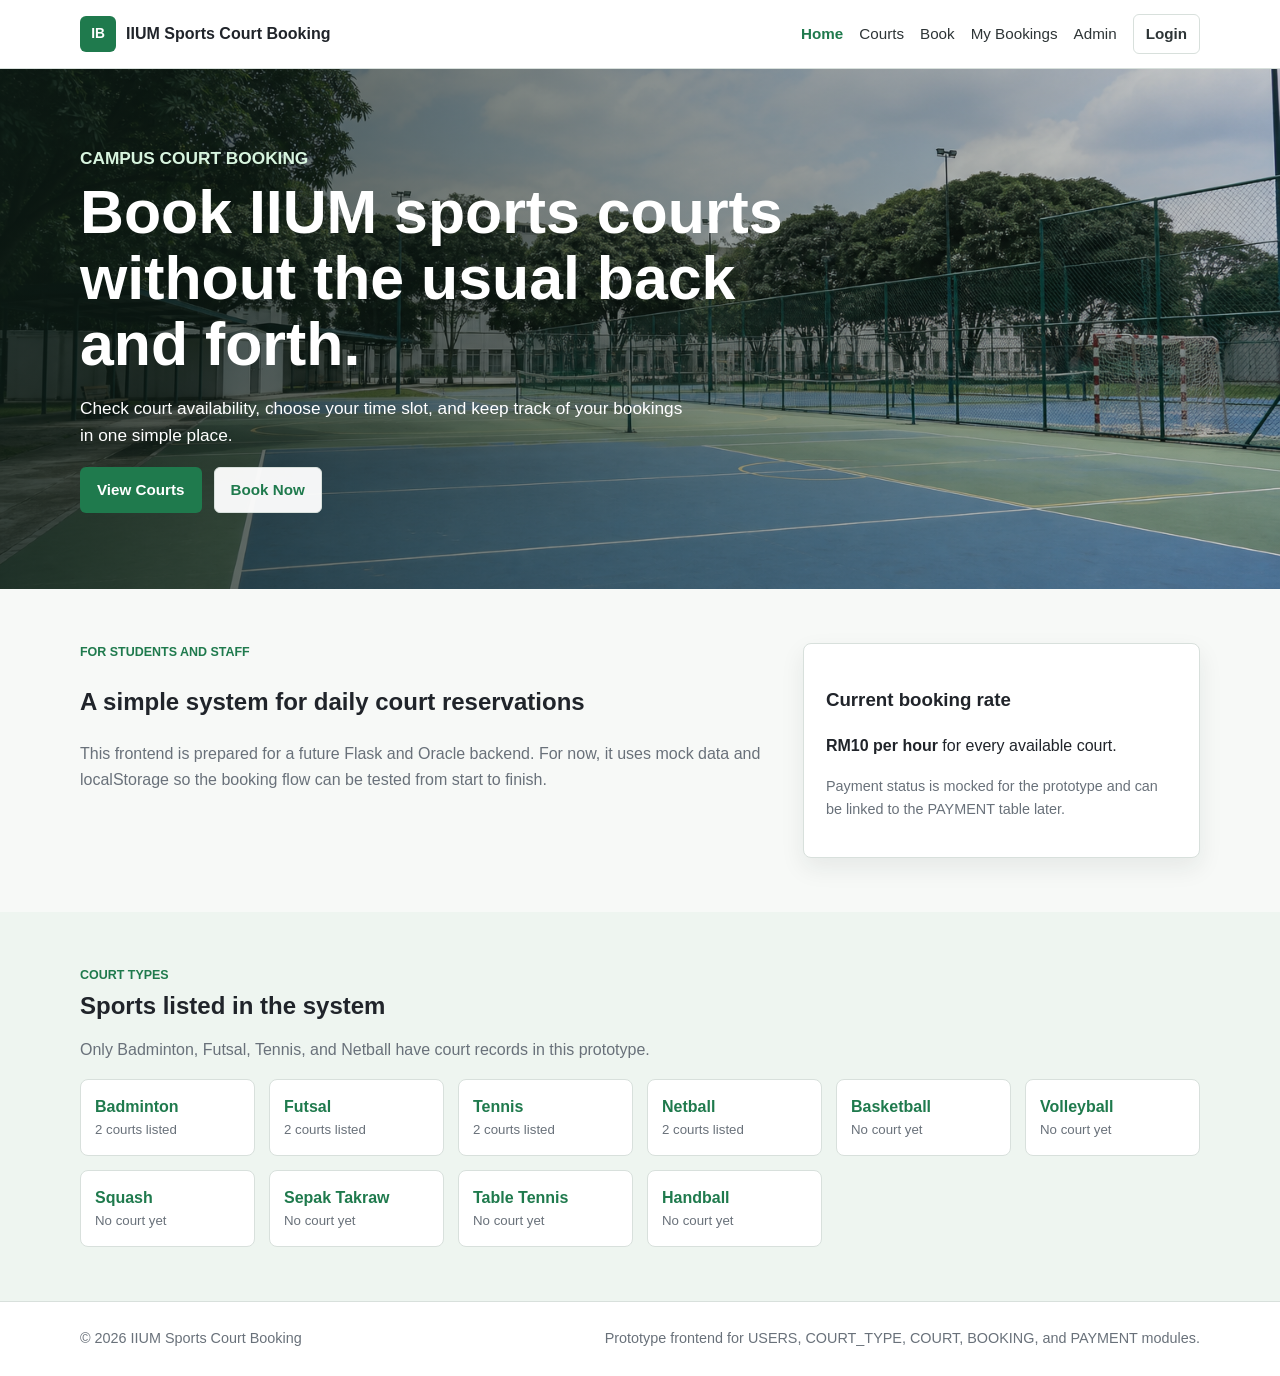
<file: index.html>
<!DOCTYPE html>
<html lang="en">
<head>
  <meta charset="UTF-8">
  <meta name="viewport" content="width=device-width, initial-scale=1.0">
  <title>IIUM Sports Court Booking</title>
  <link rel="stylesheet" href="css/style.css">
</head>
<body data-page="home">
  <header class="site-header">
    <nav class="navbar container" aria-label="Main navigation">
      <a class="brand" href="index.html">
        <span class="brand-mark">IB</span>
        <span>IIUM Sports Court Booking</span>
      </a>
      <button class="nav-toggle" type="button" aria-label="Open navigation" aria-expanded="false">Menu</button>
      <div class="nav-links" id="navLinks">
        <a href="index.html">Home</a>
        <a href="courts.html">Courts</a>
        <a href="booking.html">Book</a>
        <a href="my-bookings.html">My Bookings</a>
        <a href="admin-dashboard.html">Admin</a>
        <a href="login.html" class="btn btn-small">Login</a>
      </div>
    </nav>
  </header>

  <main>
    <section class="hero">
      <div class="hero-image" role="img" aria-label="Campus sports courts"></div>
      <div class="hero-overlay"></div>
      <div class="container hero-content">
        <p class="eyebrow">Campus Court Booking</p>
        <h1>Book IIUM sports courts without the usual back and forth.</h1>
        <p>Check court availability, choose your time slot, and keep track of your bookings in one simple place.</p>
        <div class="button-row">
          <a href="courts.html" class="btn btn-primary">View Courts</a>
          <a href="booking.html" class="btn btn-secondary">Book Now</a>
        </div>
      </div>
    </section>

    <section class="section">
      <div class="container two-column">
        <div>
          <p class="eyebrow">For students and staff</p>
          <h2>A simple system for daily court reservations</h2>
          <p class="muted">This frontend is prepared for a future Flask and Oracle backend. For now, it uses mock data and localStorage so the booking flow can be tested from start to finish.</p>
        </div>
        <div class="notice-box">
          <h3>Current booking rate</h3>
          <p><strong>RM10 per hour</strong> for every available court.</p>
          <p class="muted small">Payment status is mocked for the prototype and can be linked to the PAYMENT table later.</p>
        </div>
      </div>
    </section>

    <section class="section section-alt">
      <div class="container">
        <div class="section-heading">
          <p class="eyebrow">Court types</p>
          <h2>Sports listed in the system</h2>
          <p class="muted">Only Badminton, Futsal, Tennis, and Netball have court records in this prototype.</p>
        </div>
        <div class="type-grid" id="homeCourtTypes"></div>
      </div>
    </section>
  </main>

  <footer class="site-footer">
    <div class="container footer-inner">
      <p>&copy; 2026 IIUM Sports Court Booking</p>
      <p>Prototype frontend for USERS, COURT_TYPE, COURT, BOOKING, and PAYMENT modules.</p>
    </div>
  </footer>

  <script src="js/main.js"></script>
</body>
</html>
</file>
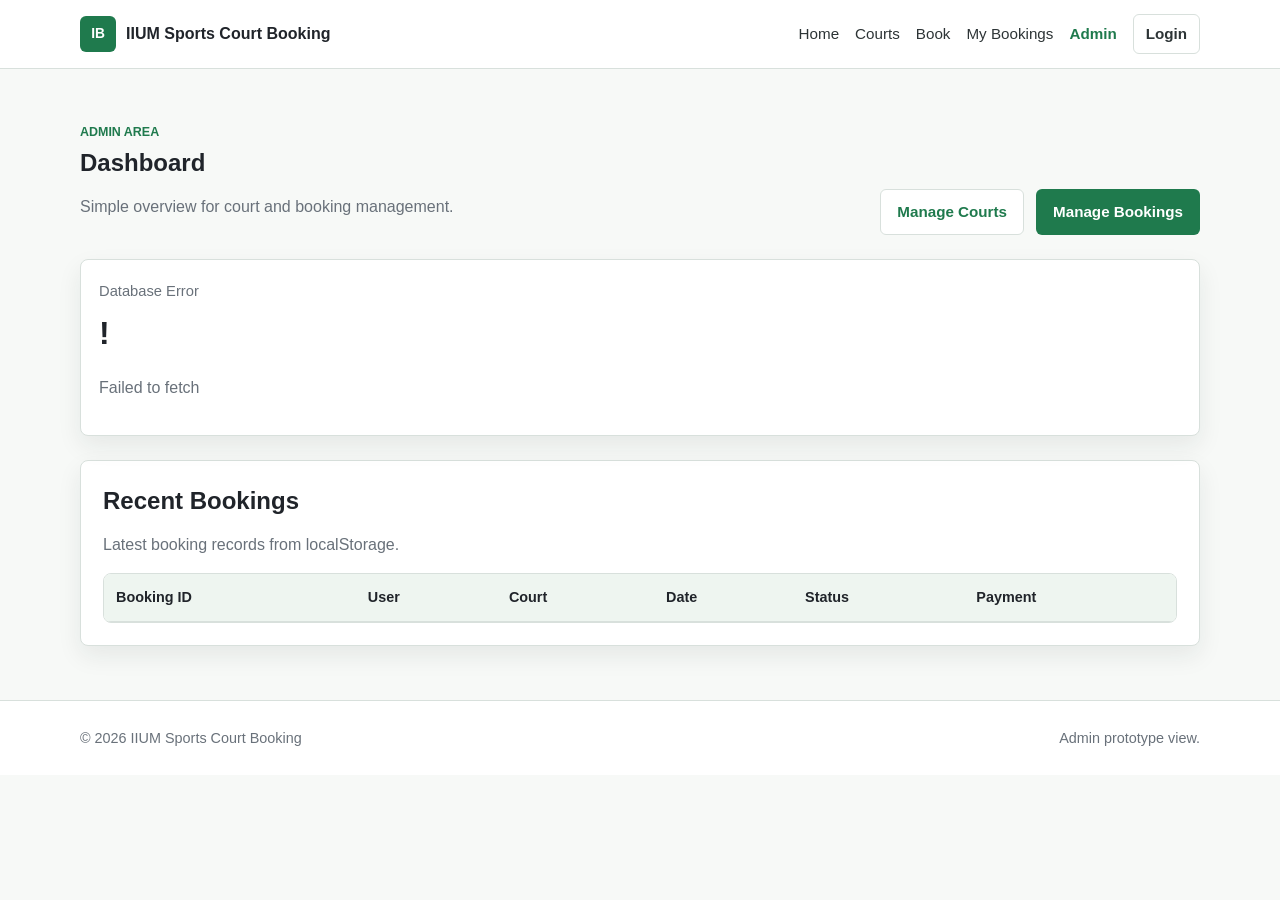
<file: admin-dashboard.html>
<!DOCTYPE html>
<html lang="en">
<head>
  <meta charset="UTF-8">
  <meta name="viewport" content="width=device-width, initial-scale=1.0">
  <title>Admin Dashboard | IIUM Sports Court Booking</title>
  <link rel="stylesheet" href="css/style.css">
</head>
<body data-page="admin-dashboard">
  <header class="site-header">
    <nav class="navbar container" aria-label="Main navigation">
      <a class="brand" href="index.html"><span class="brand-mark">IB</span><span>IIUM Sports Court Booking</span></a>
      <button class="nav-toggle" type="button" aria-label="Open navigation" aria-expanded="false">Menu</button>
      <div class="nav-links" id="navLinks">
        <a href="index.html">Home</a>
        <a href="courts.html">Courts</a>
        <a href="booking.html">Book</a>
        <a href="my-bookings.html">My Bookings</a>
        <a href="admin-dashboard.html">Admin</a>
        <a href="login.html" class="btn btn-small">Login</a>
      </div>
    </nav>
  </header>

  <main class="page-main">
    <section class="container">
      <div class="page-heading split-heading">
        <div>
          <p class="eyebrow">Admin area</p>
          <h1>Dashboard</h1>
          <p class="muted">Simple overview for court and booking management.</p>
        </div>
        <div class="button-row">
          <a href="manage-courts.html" class="btn btn-secondary">Manage Courts</a>
          <a href="manage-bookings.html" class="btn btn-primary">Manage Bookings</a>
        </div>
      </div>

      <div class="summary-grid" id="adminSummary"></div>

      <section class="section-card">
        <div class="section-heading compact">
          <h2>Recent Bookings</h2>
          <p class="muted">Latest booking records from localStorage.</p>
        </div>
        <div class="table-wrap">
          <table>
            <thead>
              <tr>
                <th>Booking ID</th>
                <th>User</th>
                <th>Court</th>
                <th>Date</th>
                <th>Status</th>
                <th>Payment</th>
              </tr>
            </thead>
            <tbody id="recentBookingsTable"></tbody>
          </table>
        </div>
      </section>
    </section>
  </main>

  <footer class="site-footer">
    <div class="container footer-inner">
      <p>&copy; 2026 IIUM Sports Court Booking</p>
      <p>Admin prototype view.</p>
    </div>
  </footer>

  <script src="js/clerk-config.js"></script>
  <script src="js/main.js"></script>
</body>
</html>
</file>
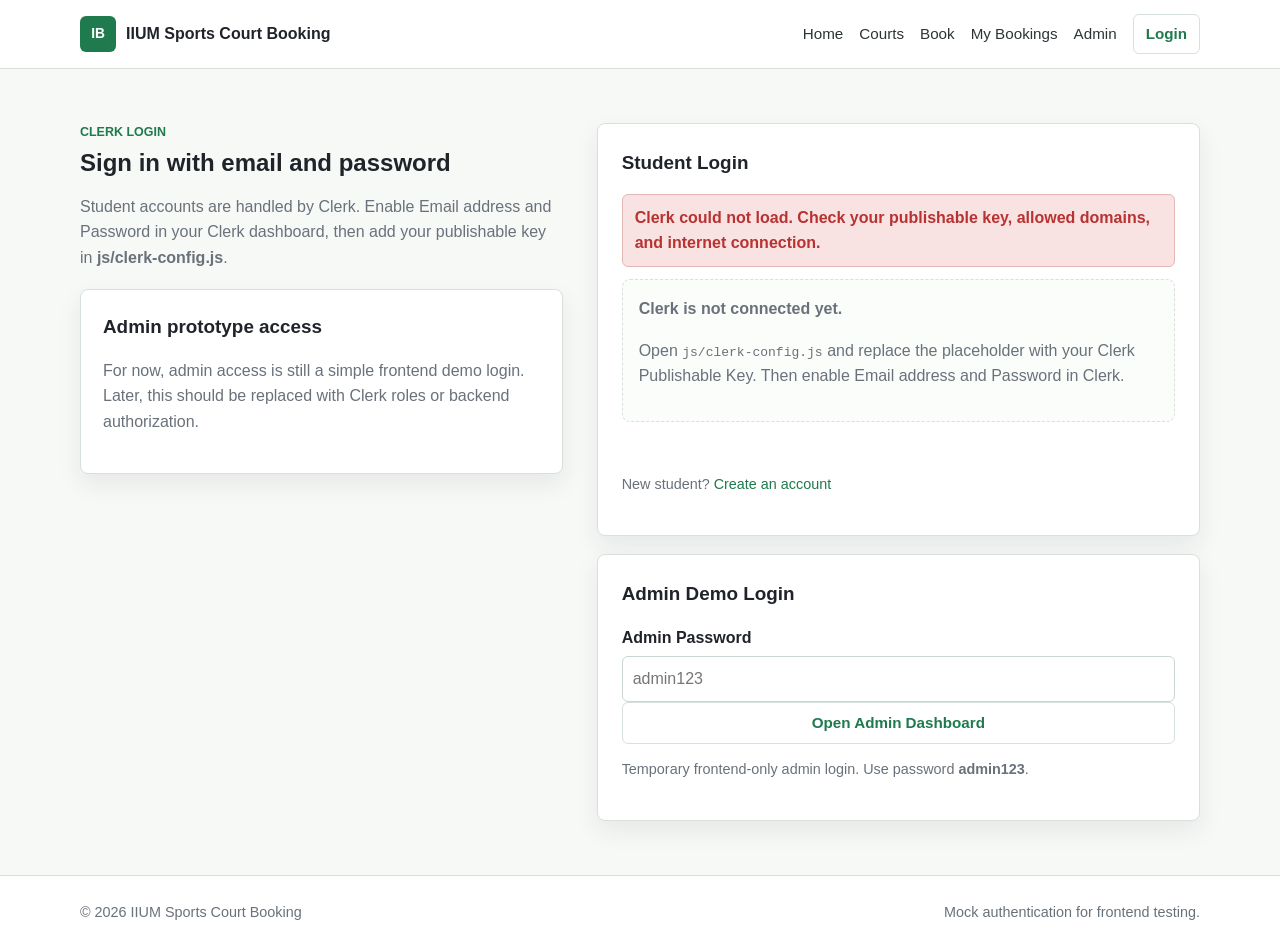
<file: booking.html>
<!DOCTYPE html>
<html lang="en">
<head>
  <meta charset="UTF-8">
  <meta name="viewport" content="width=device-width, initial-scale=1.0">
  <title>Book Court | IIUM Sports Court Booking</title>
  <link rel="stylesheet" href="css/style.css">
</head>
<body data-page="booking">
  <header class="site-header">
    <nav class="navbar container" aria-label="Main navigation">
      <a class="brand" href="index.html"><span class="brand-mark">IB</span><span>IIUM Sports Court Booking</span></a>
      <button class="nav-toggle" type="button" aria-label="Open navigation" aria-expanded="false">Menu</button>
      <div class="nav-links" id="navLinks">
        <a href="index.html">Home</a>
        <a href="courts.html">Courts</a>
        <a href="booking.html">Book</a>
        <a href="my-bookings.html">My Bookings</a>
        <a href="admin-dashboard.html">Admin</a>
        <a href="login.html" class="btn btn-small">Login</a>
      </div>
    </nav>
  </header>

  <main class="page-main">
    <section class="container form-page wide-form">
      <div class="form-intro">
        <p class="eyebrow">New booking</p>
        <h1>Reserve a court</h1>
        <p class="muted">Select an available court, date, start time, and duration. The total is calculated automatically at RM10 per hour.</p>
        <div class="booking-summary-box">
          <span>Booking as</span>
          <strong id="bookingUserLabel">U001</strong>
        </div>
      </div>

      <form class="form-card" id="bookingForm">
        <div class="form-message" id="bookingMessage" aria-live="polite"></div>

        <label for="courtSelect">Court</label>
        <select id="courtSelect" name="courtSelect" required></select>

        <div class="form-row">
          <div>
            <label for="bookingDate">Date</label>
            <input type="date" id="bookingDate" name="bookingDate" required>
          </div>
          <div>
            <label for="startTime">Start Time</label>
            <select id="startTime" name="startTime" required>
              <option value="">Choose time</option>
              <option value="08:00">08:00 AM</option>
              <option value="09:00">09:00 AM</option>
              <option value="10:00">10:00 AM</option>
              <option value="11:00">11:00 AM</option>
              <option value="14:00">02:00 PM</option>
              <option value="15:00">03:00 PM</option>
              <option value="16:00">04:00 PM</option>
              <option value="17:00">05:00 PM</option>
              <option value="20:00">08:00 PM</option>
            </select>
          </div>
        </div>

        <label for="duration">Duration</label>
        <select id="duration" name="duration" required>
          <option value="1">1 hour</option>
          <option value="2">2 hours</option>
          <option value="3">3 hours</option>
        </select>

        <label for="paymentMethod">Payment Method</label>
        <select id="paymentMethod" name="paymentMethod" required>
          <option value="">Choose payment method</option>
          <option value="Cash">Cash</option>
          <option value="Online Banking">Online Banking</option>
          <option value="QR Pay">QR Pay</option>
        </select>

        <div class="price-panel">
          <span>Total Price</span>
          <strong id="totalPrice">RM10</strong>
        </div>

        <button type="submit" class="btn btn-primary full-width">Submit Booking</button>
        <p class="form-note">Booking status starts as Pending and payment status starts as Unpaid. The selected payment method is saved for the payment record.</p>
      </form>
    </section>
  </main>

  <footer class="site-footer">
    <div class="container footer-inner">
      <p>&copy; 2026 IIUM Sports Court Booking</p>
      <p>Prepared for BOOKING and PAYMENT records.</p>
    </div>
  </footer>

  <script src="js/clerk-config.js"></script>
  <script src="js/main.js"></script>
</body>
</html>
</file>
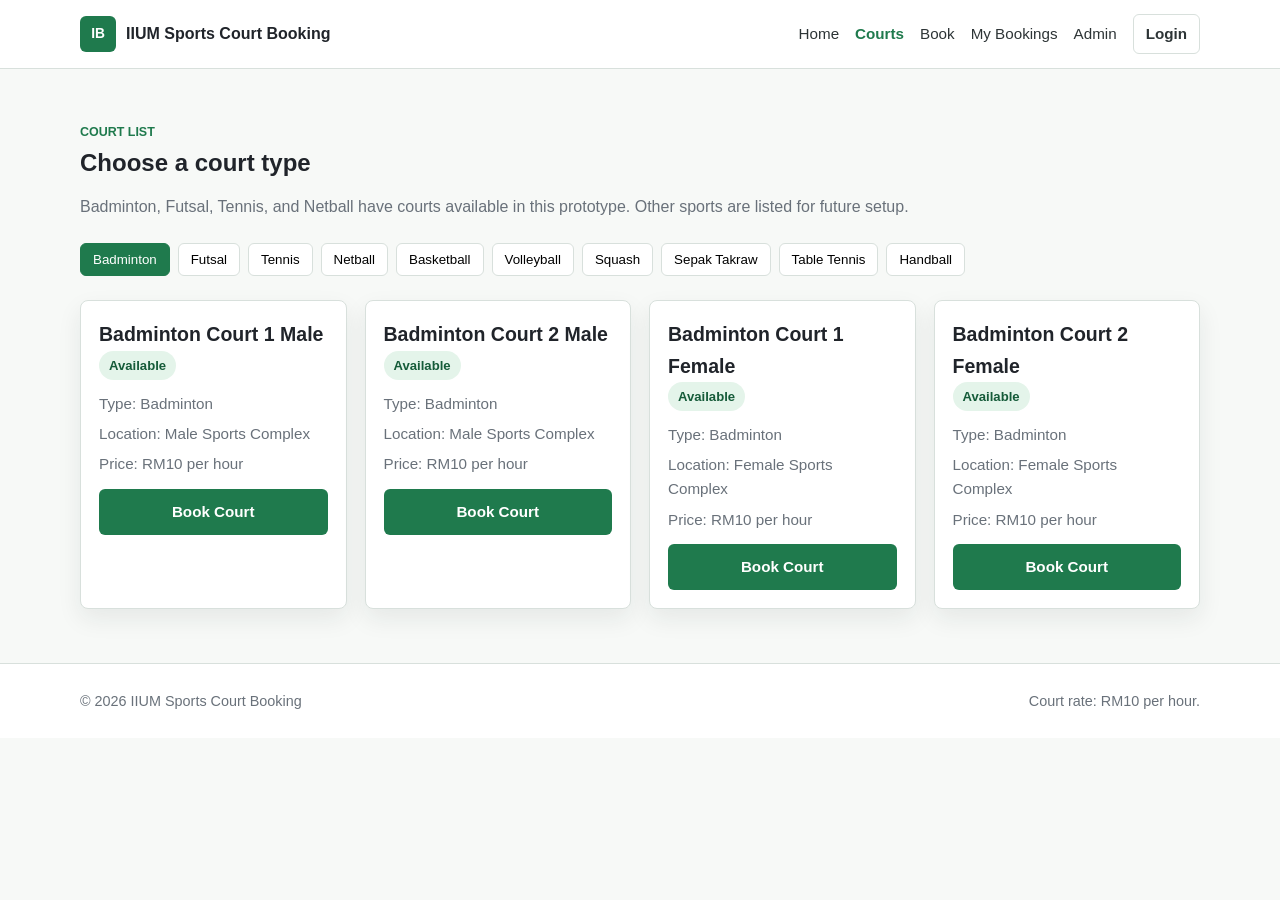
<file: courts.html>
<!DOCTYPE html>
<html lang="en">
<head>
  <meta charset="UTF-8">
  <meta name="viewport" content="width=device-width, initial-scale=1.0">
  <title>Courts | IIUM Sports Court Booking</title>
  <link rel="stylesheet" href="css/style.css">
</head>
<body data-page="courts">
  <header class="site-header">
    <nav class="navbar container" aria-label="Main navigation">
      <a class="brand" href="index.html"><span class="brand-mark">IB</span><span>IIUM Sports Court Booking</span></a>
      <button class="nav-toggle" type="button" aria-label="Open navigation" aria-expanded="false">Menu</button>
      <div class="nav-links" id="navLinks">
        <a href="index.html">Home</a>
        <a href="courts.html">Courts</a>
        <a href="booking.html">Book</a>
        <a href="my-bookings.html">My Bookings</a>
        <a href="admin-dashboard.html">Admin</a>
        <a href="login.html" class="btn btn-small">Login</a>
      </div>
    </nav>
  </header>

  <main class="page-main">
    <section class="container">
      <div class="page-heading">
        <p class="eyebrow">Court list</p>
        <h1>Choose a court type</h1>
        <p class="muted">Badminton, Futsal, Tennis, and Netball have courts available in this prototype. Other sports are listed for future setup.</p>
      </div>

      <div class="filter-tabs" id="courtTypeFilters"></div>
      <div class="card-grid" id="courtCards"></div>
      <div class="empty-state hidden" id="noCourtsMessage">
        <h2>No courts available yet</h2>
        <p>This sport is already listed in COURT_TYPE, but no COURT records have been added for it.</p>
      </div>
    </section>
  </main>

  <footer class="site-footer">
    <div class="container footer-inner">
      <p>&copy; 2026 IIUM Sports Court Booking</p>
      <p>Court rate: RM10 per hour.</p>
    </div>
  </footer>

  <script src="js/clerk-config.js"></script>
  <script src="js/main.js"></script>
</body>
</html>
</file>
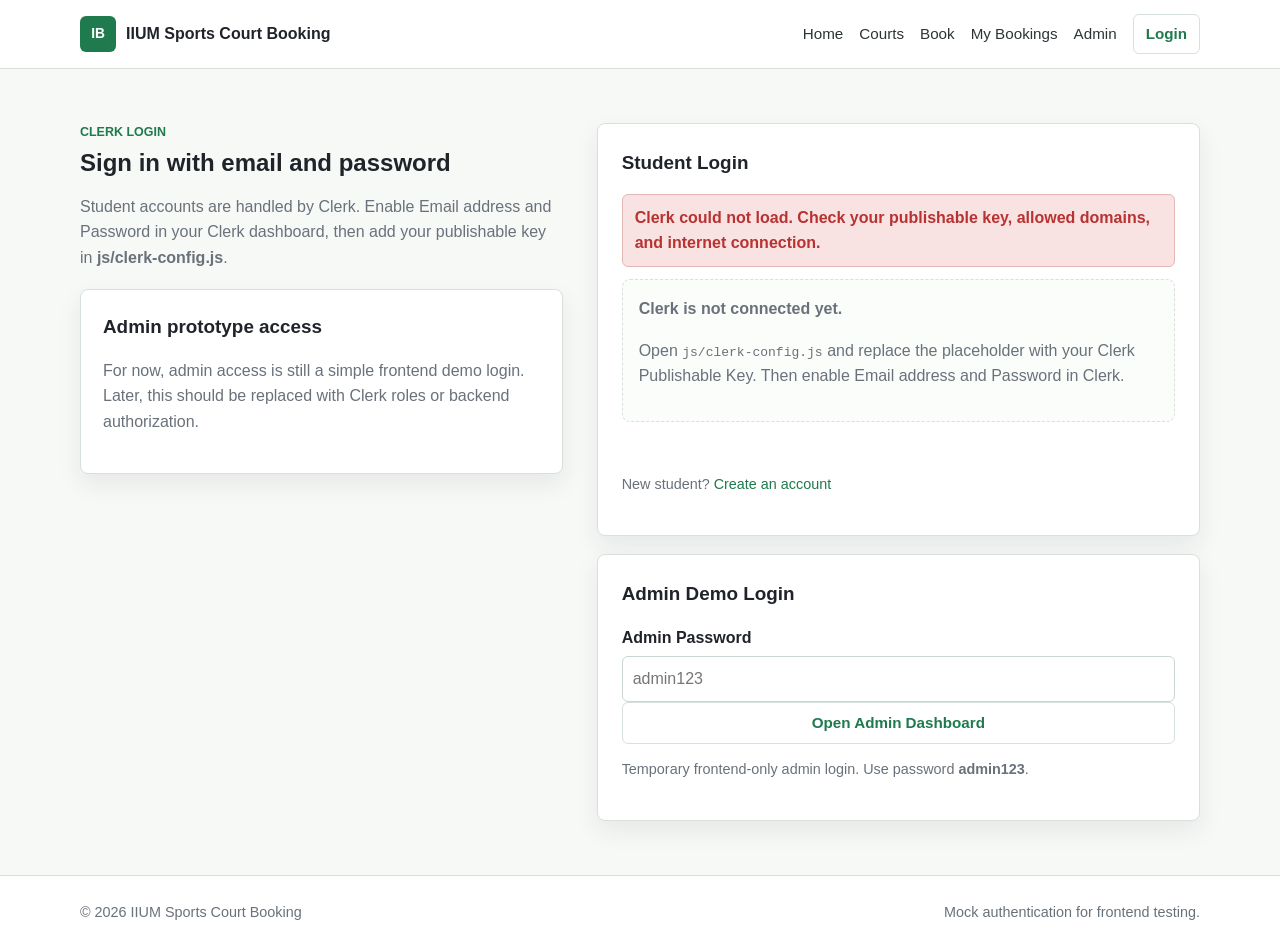
<file: login.html>
<!DOCTYPE html>
<html lang="en">
<head>
  <meta charset="UTF-8">
  <meta name="viewport" content="width=device-width, initial-scale=1.0">
  <title>Login | IIUM Sports Court Booking</title>
  <link rel="stylesheet" href="css/style.css">
</head>
<body data-page="login">
  <header class="site-header">
    <nav class="navbar container" aria-label="Main navigation">
      <a class="brand" href="index.html"><span class="brand-mark">IB</span><span>IIUM Sports Court Booking</span></a>
      <button class="nav-toggle" type="button" aria-label="Open navigation" aria-expanded="false">Menu</button>
      <div class="nav-links" id="navLinks">
        <a href="index.html">Home</a>
        <a href="courts.html">Courts</a>
        <a href="booking.html">Book</a>
        <a href="my-bookings.html">My Bookings</a>
        <a href="admin-dashboard.html">Admin</a>
        <a href="login.html" class="btn btn-small">Login</a>
      </div>
    </nav>
  </header>

  <main class="page-main">
    <section class="container form-page">
      <div class="form-intro">
        <p class="eyebrow">Clerk login</p>
        <h1>Sign in with email and password</h1>
        <p class="muted">Student accounts are handled by Clerk. Enable Email address and Password in your Clerk dashboard, then add your publishable key in <strong>js/clerk-config.js</strong>.</p>
        <div class="notice-box auth-note">
          <h2>Admin prototype access</h2>
          <p class="muted">For now, admin access is still a simple frontend demo login. Later, this should be replaced with Clerk roles or backend authorization.</p>
        </div>
      </div>
      <div class="auth-stack">
        <section class="form-card clerk-card" aria-labelledby="studentLoginTitle">
          <h2 id="studentLoginTitle">Student Login</h2>
          <div class="form-message" id="clerkSetupMessage" aria-live="polite"></div>
          <div id="clerkSignIn" class="clerk-mount"></div>
          <p class="form-note">New student? <a href="register.html">Create an account</a></p>
        </section>

        <form class="form-card admin-demo-card" id="adminLoginForm">
          <h2>Admin Demo Login</h2>
          <div class="form-message" id="adminLoginMessage" aria-live="polite"></div>
          <label for="adminPassword">Admin Password</label>
          <input type="password" id="adminPassword" name="adminPassword" placeholder="admin123" required minlength="6">
          <button type="submit" class="btn btn-secondary full-width">Open Admin Dashboard</button>
          <p class="form-note">Temporary frontend-only admin login. Use password <strong>admin123</strong>.</p>
        </form>
      </div>
    </section>
  </main>

  <footer class="site-footer">
    <div class="container footer-inner">
      <p>&copy; 2026 IIUM Sports Court Booking</p>
      <p>Mock authentication for frontend testing.</p>
    </div>
  </footer>

  <script src="js/clerk-config.js"></script>
  <script src="js/main.js"></script>
</body>
</html>
</file>
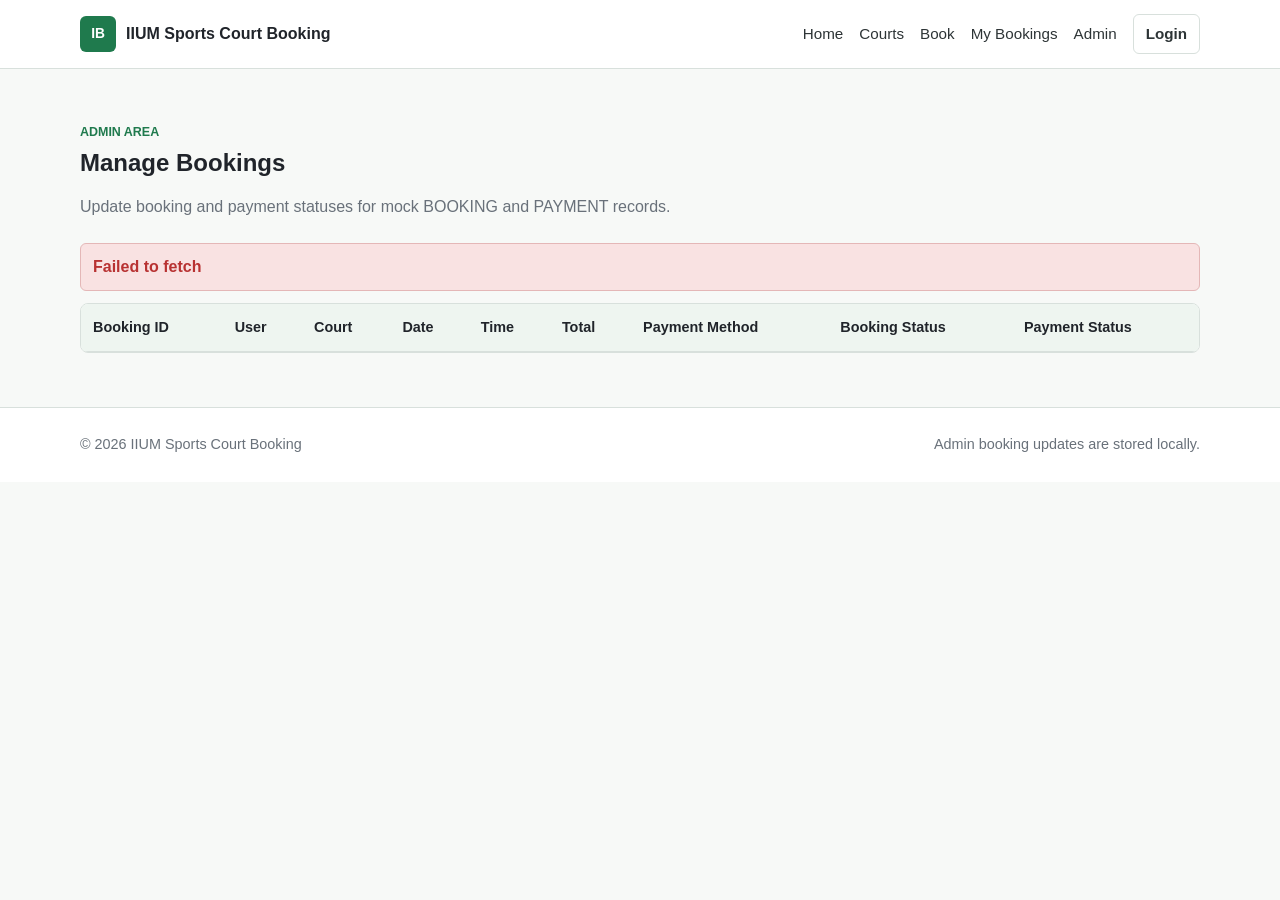
<file: manage-bookings.html>
<!DOCTYPE html>
<html lang="en">
<head>
  <meta charset="UTF-8">
  <meta name="viewport" content="width=device-width, initial-scale=1.0">
  <title>Manage Bookings | IIUM Sports Court Booking</title>
  <link rel="stylesheet" href="css/style.css">
</head>
<body data-page="manage-bookings">
  <header class="site-header">
    <nav class="navbar container" aria-label="Main navigation">
      <a class="brand" href="index.html"><span class="brand-mark">IB</span><span>IIUM Sports Court Booking</span></a>
      <button class="nav-toggle" type="button" aria-label="Open navigation" aria-expanded="false">Menu</button>
      <div class="nav-links" id="navLinks">
        <a href="index.html">Home</a>
        <a href="courts.html">Courts</a>
        <a href="booking.html">Book</a>
        <a href="my-bookings.html">My Bookings</a>
        <a href="admin-dashboard.html">Admin</a>
        <a href="login.html" class="btn btn-small">Login</a>
      </div>
    </nav>
  </header>

  <main class="page-main">
    <section class="container">
      <div class="page-heading">
        <p class="eyebrow">Admin area</p>
        <h1>Manage Bookings</h1>
        <p class="muted">Update booking and payment statuses for mock BOOKING and PAYMENT records.</p>
      </div>

      <div class="form-message" id="manageBookingsMessage" aria-live="polite"></div>
      <div class="table-wrap">
        <table>
          <thead>
            <tr>
              <th>Booking ID</th>
              <th>User</th>
              <th>Court</th>
              <th>Date</th>
              <th>Time</th>
              <th>Total</th>
              <th>Payment Method</th>
              <th>Booking Status</th>
              <th>Payment Status</th>
            </tr>
          </thead>
          <tbody id="manageBookingsTable"></tbody>
        </table>
      </div>
    </section>
  </main>

  <footer class="site-footer">
    <div class="container footer-inner">
      <p>&copy; 2026 IIUM Sports Court Booking</p>
      <p>Admin booking updates are stored locally.</p>
    </div>
  </footer>

  <script src="js/clerk-config.js"></script>
  <script src="js/main.js"></script>
</body>
</html>
</file>
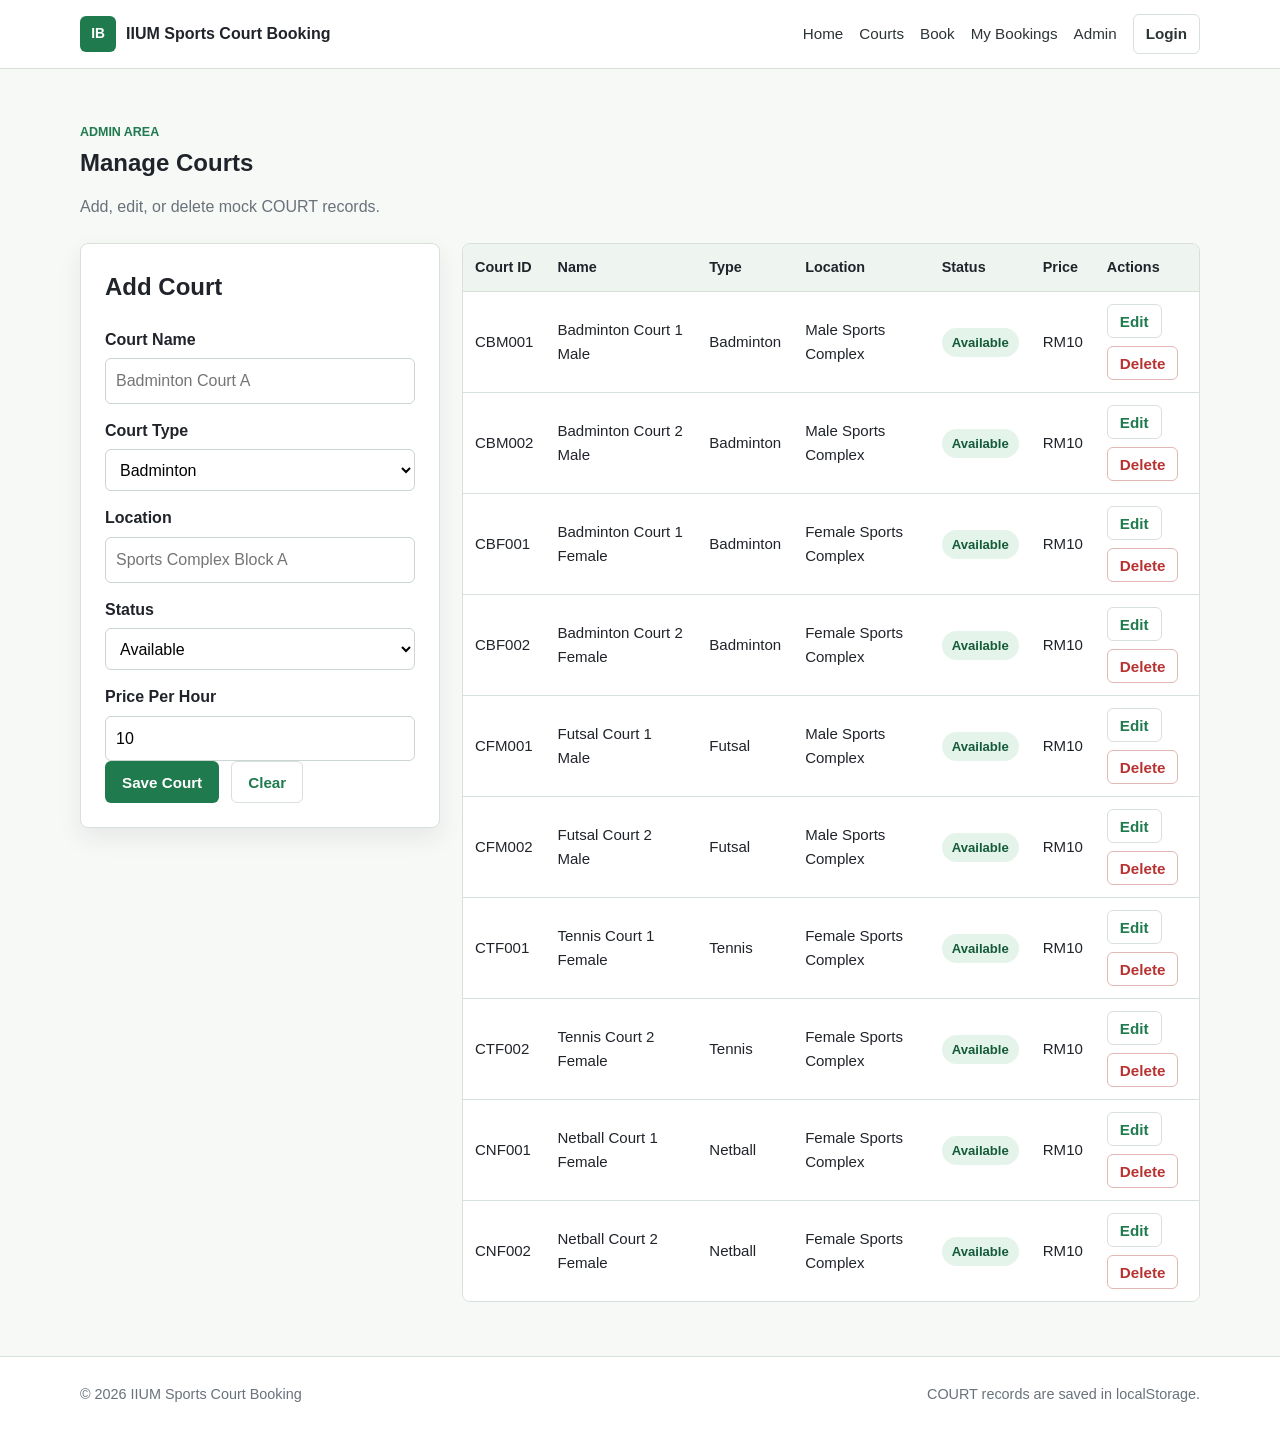
<file: manage-courts.html>
<!DOCTYPE html>
<html lang="en">
<head>
  <meta charset="UTF-8">
  <meta name="viewport" content="width=device-width, initial-scale=1.0">
  <title>Manage Courts | IIUM Sports Court Booking</title>
  <link rel="stylesheet" href="css/style.css">
</head>
<body data-page="manage-courts">
  <header class="site-header">
    <nav class="navbar container" aria-label="Main navigation">
      <a class="brand" href="index.html"><span class="brand-mark">IB</span><span>IIUM Sports Court Booking</span></a>
      <button class="nav-toggle" type="button" aria-label="Open navigation" aria-expanded="false">Menu</button>
      <div class="nav-links" id="navLinks">
        <a href="index.html">Home</a>
        <a href="courts.html">Courts</a>
        <a href="booking.html">Book</a>
        <a href="my-bookings.html">My Bookings</a>
        <a href="admin-dashboard.html">Admin</a>
        <a href="login.html" class="btn btn-small">Login</a>
      </div>
    </nav>
  </header>

  <main class="page-main">
    <section class="container">
      <div class="page-heading">
        <p class="eyebrow">Admin area</p>
        <h1>Manage Courts</h1>
        <p class="muted">Add, edit, or delete mock COURT records.</p>
      </div>

      <div class="admin-layout">
        <form class="form-card" id="courtForm">
          <h2 id="courtFormTitle">Add Court</h2>
          <div class="form-message" id="courtMessage" aria-live="polite"></div>
          <input type="hidden" id="courtId">

          <label for="courtName">Court Name</label>
          <input type="text" id="courtName" required placeholder="Badminton Court A">

          <label for="courtTypeId">Court Type</label>
          <select id="courtTypeId" required></select>

          <label for="courtLocation">Location</label>
          <input type="text" id="courtLocation" required placeholder="Sports Complex Block A">

          <label for="courtStatus">Status</label>
          <select id="courtStatus" required>
            <option value="Available">Available</option>
            <option value="Unavailable">Unavailable</option>
          </select>

          <label for="pricePerHour">Price Per Hour</label>
          <input type="number" id="pricePerHour" value="10" min="1" required>

          <div class="button-row">
            <button type="submit" class="btn btn-primary">Save Court</button>
            <button type="button" class="btn btn-secondary" id="resetCourtForm">Clear</button>
          </div>
        </form>

        <div class="table-wrap">
          <table>
            <thead>
              <tr>
                <th>Court ID</th>
                <th>Name</th>
                <th>Type</th>
                <th>Location</th>
                <th>Status</th>
                <th>Price</th>
                <th>Actions</th>
              </tr>
            </thead>
            <tbody id="manageCourtsTable"></tbody>
          </table>
        </div>
      </div>
    </section>
  </main>

  <footer class="site-footer">
    <div class="container footer-inner">
      <p>&copy; 2026 IIUM Sports Court Booking</p>
      <p>COURT records are saved in localStorage.</p>
    </div>
  </footer>

  <script src="js/clerk-config.js"></script>
  <script src="js/main.js"></script>
</body>
</html>
</file>
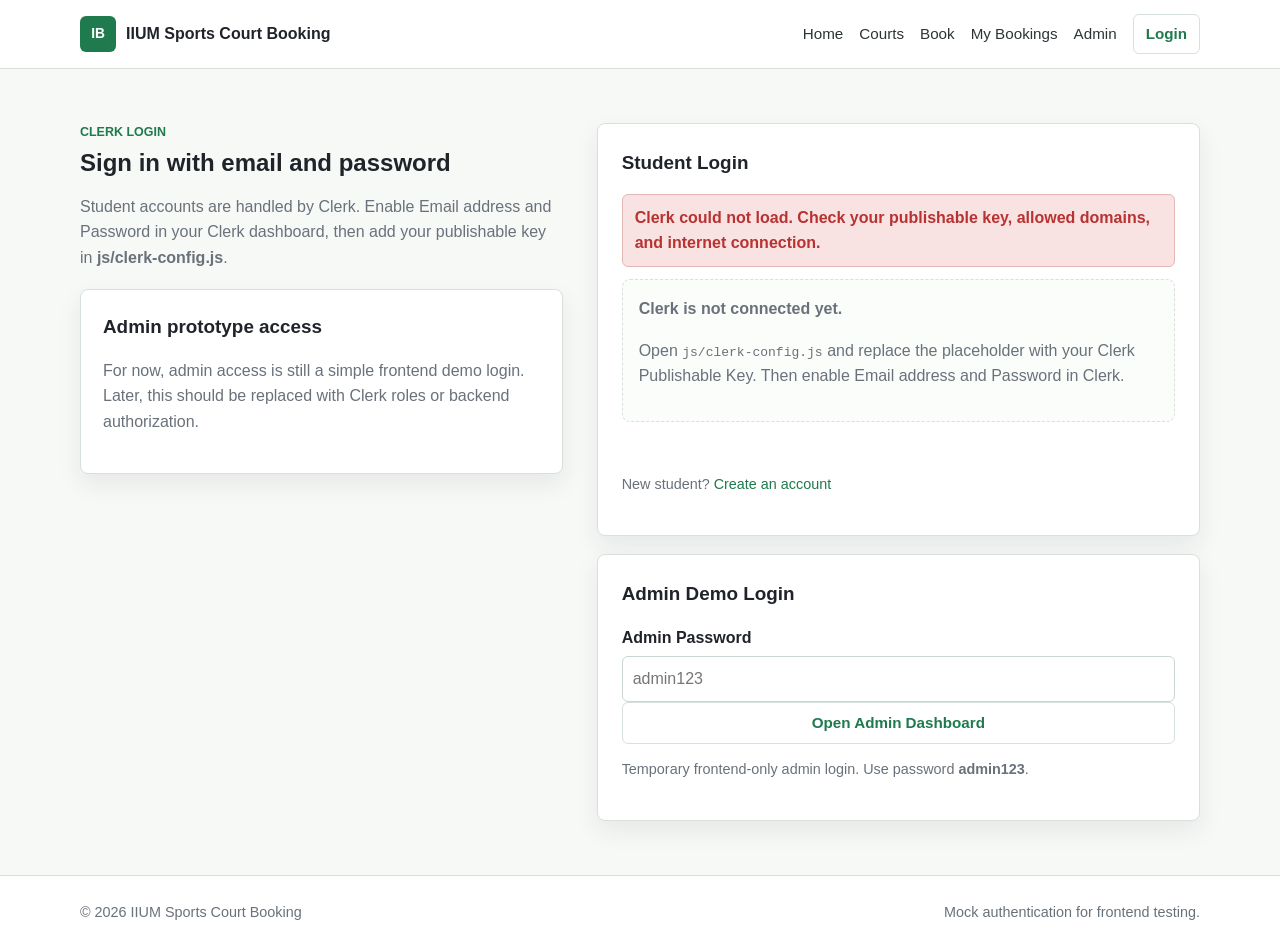
<file: my-bookings.html>
<!DOCTYPE html>
<html lang="en">
<head>
  <meta charset="UTF-8">
  <meta name="viewport" content="width=device-width, initial-scale=1.0">
  <title>My Bookings | IIUM Sports Court Booking</title>
  <link rel="stylesheet" href="css/style.css">
</head>
<body data-page="my-bookings">
  <header class="site-header">
    <nav class="navbar container" aria-label="Main navigation">
      <a class="brand" href="index.html"><span class="brand-mark">IB</span><span>IIUM Sports Court Booking</span></a>
      <button class="nav-toggle" type="button" aria-label="Open navigation" aria-expanded="false">Menu</button>
      <div class="nav-links" id="navLinks">
        <a href="index.html">Home</a>
        <a href="courts.html">Courts</a>
        <a href="booking.html">Book</a>
        <a href="my-bookings.html">My Bookings</a>
        <a href="admin-dashboard.html">Admin</a>
        <a href="login.html" class="btn btn-small">Login</a>
      </div>
    </nav>
  </header>

  <main class="page-main">
    <section class="container">
      <div class="page-heading split-heading">
        <div>
          <p class="eyebrow">Booking history</p>
          <h1>My Bookings</h1>
          <p class="muted">Showing bookings for the current mock student account.</p>
        </div>
        <a href="booking.html" class="btn btn-primary">New Booking</a>
      </div>

      <div class="form-message" id="myBookingsMessage" aria-live="polite"></div>
      <div class="table-wrap">
        <table>
          <thead>
            <tr>
              <th>Booking ID</th>
              <th>Court</th>
              <th>Date</th>
              <th>Time</th>
              <th>Duration</th>
              <th>Total</th>
              <th>Method</th>
              <th>Payment</th>
              <th>Status</th>
              <th>Action</th>
            </tr>
          </thead>
          <tbody id="myBookingsTable"></tbody>
        </table>
      </div>
      <div class="empty-state hidden" id="noBookingsMessage">
        <h2>No bookings yet</h2>
        <p>Once you reserve a court, your booking will appear here.</p>
      </div>
    </section>
  </main>

  <footer class="site-footer">
    <div class="container footer-inner">
      <p>&copy; 2026 IIUM Sports Court Booking</p>
      <p>Student booking records are saved locally for now.</p>
    </div>
  </footer>

  <script src="js/clerk-config.js"></script>
  <script src="js/main.js"></script>
</body>
</html>
</file>
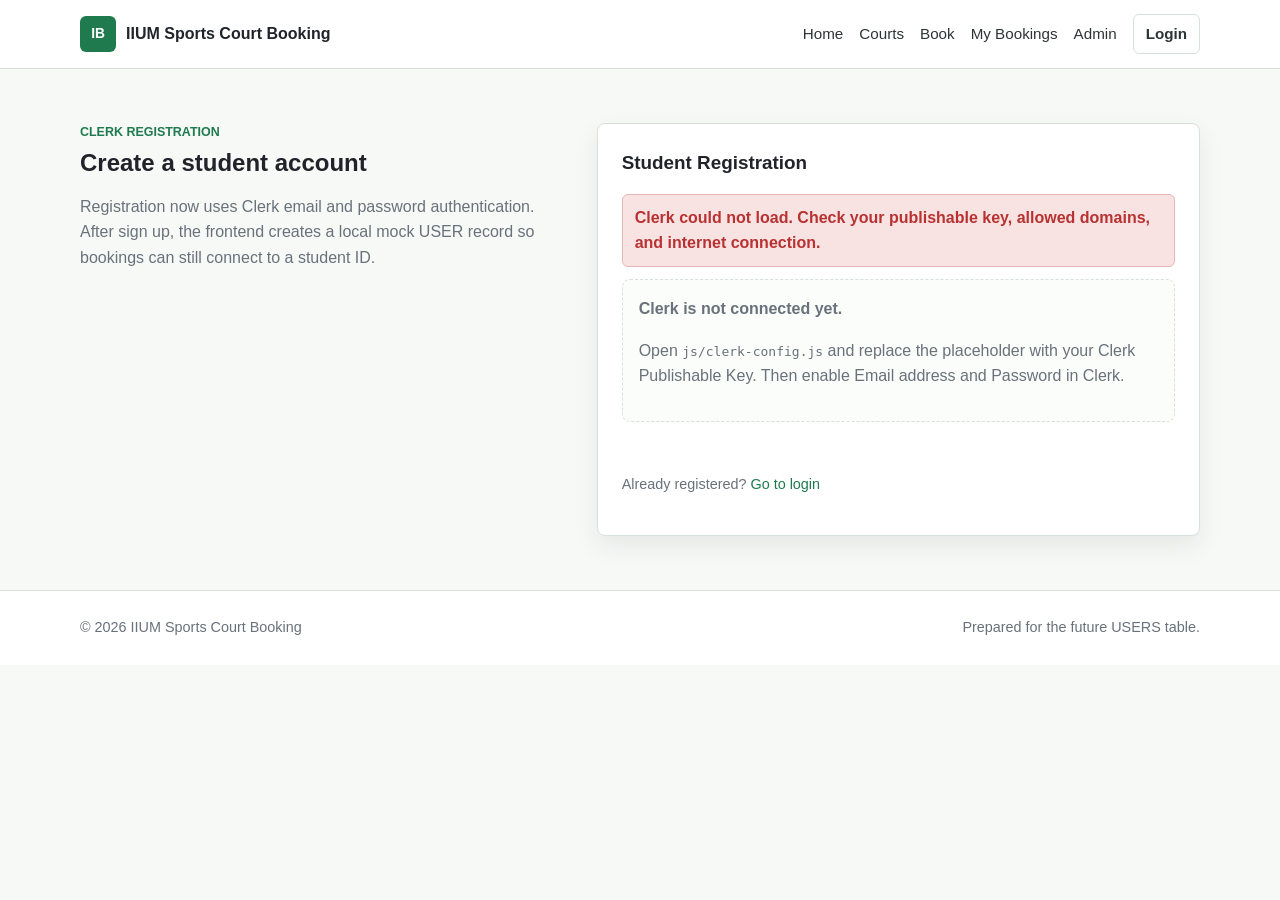
<file: register.html>
<!DOCTYPE html>
<html lang="en">
<head>
  <meta charset="UTF-8">
  <meta name="viewport" content="width=device-width, initial-scale=1.0">
  <title>Register | IIUM Sports Court Booking</title>
  <link rel="stylesheet" href="css/style.css">
</head>
<body data-page="register">
  <header class="site-header">
    <nav class="navbar container" aria-label="Main navigation">
      <a class="brand" href="index.html"><span class="brand-mark">IB</span><span>IIUM Sports Court Booking</span></a>
      <button class="nav-toggle" type="button" aria-label="Open navigation" aria-expanded="false">Menu</button>
      <div class="nav-links" id="navLinks">
        <a href="index.html">Home</a>
        <a href="courts.html">Courts</a>
        <a href="booking.html">Book</a>
        <a href="my-bookings.html">My Bookings</a>
        <a href="admin-dashboard.html">Admin</a>
        <a href="login.html" class="btn btn-small">Login</a>
      </div>
    </nav>
  </header>

  <main class="page-main">
    <section class="container form-page">
      <div class="form-intro">
        <p class="eyebrow">Clerk registration</p>
        <h1>Create a student account</h1>
        <p class="muted">Registration now uses Clerk email and password authentication. After sign up, the frontend creates a local mock USER record so bookings can still connect to a student ID.</p>
      </div>
      <section class="form-card clerk-card" aria-labelledby="studentRegisterTitle">
        <h2 id="studentRegisterTitle">Student Registration</h2>
        <div class="form-message" id="clerkSetupMessage" aria-live="polite"></div>
        <div id="clerkSignUp" class="clerk-mount"></div>
        <p class="form-note">Already registered? <a href="login.html">Go to login</a></p>
      </section>
    </section>
  </main>

  <footer class="site-footer">
    <div class="container footer-inner">
      <p>&copy; 2026 IIUM Sports Court Booking</p>
      <p>Prepared for the future USERS table.</p>
    </div>
  </footer>

  <script src="js/clerk-config.js"></script>
  <script src="js/main.js"></script>
</body>
</html>
</file>
<file: css/style.css>
:root {
  --bg: #f7f9f7;
  --surface: #ffffff;
  --surface-alt: #eef5f0;
  --text: #20242a;
  --muted: #69717a;
  --line: #d8e0dc;
  --primary: #1f7a4d;
  --primary-dark: #155b39;
  --blue: #246b9b;
  --warning: #b7791f;
  --danger: #b83232;
  --radius: 8px;
  --shadow: 0 10px 24px rgba(27, 42, 35, 0.08);
}

* {
  box-sizing: border-box;
}

body {
  margin: 0;
  font-family: Arial, Helvetica, sans-serif;
  background: var(--bg);
  color: var(--text);
  line-height: 1.6;
}

a {
  color: var(--primary);
  text-decoration: none;
}

a:hover {
  text-decoration: underline;
}

img {
  max-width: 100%;
  display: block;
}

.container {
  width: min(1120px, calc(100% - 32px));
  margin: 0 auto;
}

.site-header {
  background: var(--surface);
  border-bottom: 1px solid var(--line);
  position: sticky;
  top: 0;
  z-index: 20;
}

.navbar {
  min-height: 68px;
  display: flex;
  align-items: center;
  justify-content: space-between;
  gap: 20px;
}

.brand {
  display: inline-flex;
  align-items: center;
  gap: 10px;
  color: var(--text);
  font-weight: 700;
}

.brand:hover {
  text-decoration: none;
}

.brand-mark {
  width: 36px;
  height: 36px;
  border-radius: 6px;
  display: inline-grid;
  place-items: center;
  background: var(--primary);
  color: #fff;
  font-size: 0.86rem;
}

.nav-links {
  display: flex;
  align-items: center;
  gap: 16px;
}

.nav-links a {
  color: #2d3436;
  font-size: 0.95rem;
}

.nav-links a.active {
  color: var(--primary);
  font-weight: 700;
}

.nav-toggle {
  display: none;
  border: 1px solid var(--line);
  background: #fff;
  border-radius: 6px;
  padding: 8px 12px;
  cursor: pointer;
}

.btn {
  border: 1px solid transparent;
  border-radius: 6px;
  padding: 10px 16px;
  display: inline-flex;
  align-items: center;
  justify-content: center;
  font-weight: 700;
  cursor: pointer;
  font-size: 0.95rem;
  min-height: 42px;
}

.btn:hover {
  text-decoration: none;
}

.btn-primary {
  background: var(--primary);
  color: #fff;
}

.btn-primary:hover {
  background: var(--primary-dark);
}

.btn-secondary {
  background: #fff;
  color: var(--primary);
  border-color: var(--line);
}

.btn-small {
  min-height: 34px;
  padding: 7px 12px;
  border-color: var(--line);
  background: #fff;
}

.btn-danger {
  background: #fff;
  color: var(--danger);
  border-color: #e4b7b7;
}

.btn:disabled,
.btn[aria-disabled="true"] {
  cursor: not-allowed;
  opacity: 0.58;
}

.button-row {
  display: flex;
  flex-wrap: wrap;
  gap: 12px;
  align-items: center;
}

.full-width {
  width: 100%;
}

.hero {
  min-height: 520px;
  position: relative;
  display: flex;
  align-items: center;
  overflow: hidden;
}

.hero-image,
.hero-overlay {
  position: absolute;
  inset: 0;
}

.hero-image {
  background: url("../assets/images/campus-courts.png") center/cover no-repeat;
}

.hero-overlay {
  background: linear-gradient(90deg, rgba(13, 28, 22, 0.78), rgba(13, 28, 22, 0.45), rgba(13, 28, 22, 0.18));
}

.hero-content {
  position: relative;
  z-index: 1;
  color: #fff;
  max-width: 760px;
  margin-left: max(16px, calc((100% - 1120px) / 2));
}

.hero h1 {
  font-size: clamp(2rem, 5vw, 3.8rem);
  line-height: 1.08;
  margin: 8px 0 16px;
}

.hero p {
  font-size: 1.08rem;
  max-width: 620px;
}

.hero .btn-secondary {
  background: rgba(255, 255, 255, 0.95);
}

.section,
.page-main {
  padding: 54px 0;
}

.section-alt {
  background: var(--surface-alt);
}

.page-heading {
  margin-bottom: 24px;
}

.page-heading h1,
.section-heading h2,
.form-intro h1 {
  margin: 4px 0 8px;
  line-height: 1.2;
}

.split-heading {
  display: flex;
  justify-content: space-between;
  gap: 20px;
  align-items: flex-end;
}

.eyebrow {
  text-transform: uppercase;
  color: var(--primary);
  letter-spacing: 0;
  font-size: 0.78rem;
  font-weight: 700;
  margin: 0 0 6px;
}

.hero .eyebrow {
  color: #d8f5df;
}

.muted {
  color: var(--muted);
}

.small {
  font-size: 0.9rem;
}

.two-column {
  display: grid;
  grid-template-columns: 1.4fr 0.8fr;
  gap: 28px;
  align-items: start;
}

.notice-box,
.section-card,
.form-card,
.summary-card,
.court-card,
.empty-state {
  background: var(--surface);
  border: 1px solid var(--line);
  border-radius: var(--radius);
  box-shadow: var(--shadow);
}

.notice-box {
  padding: 22px;
}

.type-grid {
  display: grid;
  grid-template-columns: repeat(auto-fit, minmax(160px, 1fr));
  gap: 14px;
}

.type-chip {
  background: var(--surface);
  border: 1px solid var(--line);
  border-radius: 8px;
  padding: 14px;
  font-weight: 700;
}

.type-chip span {
  display: block;
  color: var(--muted);
  font-size: 0.83rem;
  font-weight: 400;
}

.filter-tabs {
  display: flex;
  flex-wrap: wrap;
  gap: 8px;
  margin: 20px 0 24px;
}

.filter-tabs button {
  border: 1px solid var(--line);
  background: #fff;
  border-radius: 6px;
  padding: 8px 12px;
  cursor: pointer;
}

.filter-tabs button.active {
  background: var(--primary);
  border-color: var(--primary);
  color: #fff;
}

.card-grid {
  display: grid;
  grid-template-columns: repeat(auto-fit, minmax(250px, 1fr));
  gap: 18px;
}

.court-card {
  padding: 18px;
  display: flex;
  flex-direction: column;
  gap: 12px;
}

.court-card h2 {
  margin: 0;
  font-size: 1.22rem;
}

.court-meta {
  display: grid;
  gap: 6px;
  color: var(--muted);
  font-size: 0.95rem;
}

.status {
  display: inline-flex;
  align-items: center;
  width: fit-content;
  border-radius: 999px;
  padding: 4px 10px;
  font-size: 0.82rem;
  font-weight: 700;
}

.status.available,
.status.confirmed,
.status.paid {
  background: #e4f4ea;
  color: var(--primary-dark);
}

.status.unavailable,
.status.cancelled,
.status.unpaid {
  background: #f9e2e2;
  color: var(--danger);
}

.status.pending {
  background: #fff1d6;
  color: var(--warning);
}

.form-page {
  display: grid;
  grid-template-columns: 0.8fr 1fr;
  gap: 34px;
  align-items: start;
}

.wide-form {
  grid-template-columns: 0.7fr 1fr;
}

.form-card {
  padding: 24px;
}

.form-card h2 {
  margin-top: 0;
}

.auth-stack {
  display: grid;
  gap: 18px;
}

.auth-note {
  margin-top: 18px;
}

.auth-note h2,
.admin-demo-card h2,
.clerk-card h2 {
  margin-top: 0;
  font-size: 1.18rem;
}

.clerk-mount {
  min-height: 180px;
}

.clerk-loading,
.clerk-setup {
  border: 1px dashed var(--line);
  border-radius: 8px;
  background: #fbfdfb;
  padding: 16px;
  color: var(--muted);
}

.nav-user-button {
  min-width: 36px;
  min-height: 36px;
  display: inline-flex;
  align-items: center;
  justify-content: center;
}

label {
  display: block;
  margin: 14px 0 6px;
  font-weight: 700;
}

input,
select {
  width: 100%;
  min-height: 42px;
  border: 1px solid #cbd5d1;
  border-radius: 6px;
  padding: 9px 10px;
  font: inherit;
  background: #fff;
}

input:focus,
select:focus {
  outline: 3px solid rgba(31, 122, 77, 0.18);
  border-color: var(--primary);
}

.check-row {
  display: flex;
  align-items: center;
  gap: 8px;
}

.check-row input {
  width: auto;
  min-height: auto;
}

.form-row {
  display: grid;
  grid-template-columns: 1fr 1fr;
  gap: 16px;
}

.form-note {
  font-size: 0.9rem;
  color: var(--muted);
}

.form-message {
  display: none;
  border-radius: 6px;
  padding: 10px 12px;
  margin-bottom: 12px;
  font-weight: 700;
}

.form-message.success {
  display: block;
  background: #e4f4ea;
  color: var(--primary-dark);
  border: 1px solid #b9ddc6;
}

.form-message.error {
  display: block;
  background: #f9e2e2;
  color: var(--danger);
  border: 1px solid #e4b7b7;
}

.price-panel,
.booking-summary-box {
  background: var(--surface-alt);
  border: 1px solid var(--line);
  border-radius: 8px;
  padding: 14px;
}

.price-panel {
  margin: 18px 0;
  display: flex;
  justify-content: space-between;
  align-items: center;
}

.price-panel strong {
  font-size: 1.4rem;
  color: var(--primary-dark);
}

.booking-summary-box {
  margin-top: 18px;
}

.booking-summary-box span,
.booking-summary-box strong {
  display: block;
}

.summary-grid {
  display: grid;
  grid-template-columns: repeat(auto-fit, minmax(190px, 1fr));
  gap: 16px;
  margin-bottom: 24px;
}

.summary-card {
  padding: 18px;
}

.summary-card span {
  color: var(--muted);
  font-size: 0.92rem;
}

.summary-card strong {
  display: block;
  margin-top: 4px;
  font-size: 2rem;
}

.section-card {
  padding: 22px;
}

.compact {
  margin-bottom: 16px;
}

.admin-layout {
  display: grid;
  grid-template-columns: 360px 1fr;
  gap: 22px;
  align-items: start;
}

.table-wrap {
  width: 100%;
  overflow-x: auto;
  background: #fff;
  border: 1px solid var(--line);
  border-radius: var(--radius);
}

table {
  width: 100%;
  border-collapse: collapse;
  min-width: 760px;
}

th,
td {
  padding: 12px;
  border-bottom: 1px solid var(--line);
  text-align: left;
  vertical-align: middle;
}

th {
  background: #eef5f0;
  font-size: 0.9rem;
}

td {
  font-size: 0.94rem;
}

tr:last-child td {
  border-bottom: 0;
}

td select {
  min-width: 120px;
}

.table-actions {
  display: flex;
  gap: 8px;
  flex-wrap: wrap;
}

.empty-state {
  padding: 28px;
  text-align: center;
}

.hidden {
  display: none;
}

.site-footer {
  border-top: 1px solid var(--line);
  background: #fff;
  color: var(--muted);
  font-size: 0.9rem;
}

.footer-inner {
  min-height: 74px;
  display: flex;
  justify-content: space-between;
  gap: 20px;
  align-items: center;
}

@media (max-width: 820px) {
  .navbar {
    flex-wrap: wrap;
  }

  .nav-toggle {
    display: inline-flex;
  }

  .nav-links {
    display: none;
    width: 100%;
    flex-direction: column;
    align-items: stretch;
    gap: 0;
    padding-bottom: 12px;
  }

  .nav-links.open {
    display: flex;
  }

  .nav-links a {
    padding: 10px 0;
  }

  .hero {
    min-height: 470px;
  }

  .hero-overlay {
    background: rgba(13, 28, 22, 0.68);
  }

  .hero-content {
    margin-left: auto;
  }

  .two-column,
  .form-page,
  .wide-form,
  .admin-layout,
  .form-row {
    grid-template-columns: 1fr;
  }

  .split-heading {
    align-items: flex-start;
    flex-direction: column;
  }

  .footer-inner {
    flex-direction: column;
    align-items: flex-start;
    padding: 18px 0;
  }
}

@media (max-width: 520px) {
  .container {
    width: min(100% - 22px, 1120px);
  }

  .section,
  .page-main {
    padding: 34px 0;
  }

  .form-card,
  .section-card {
    padding: 18px;
  }

  .brand span:last-child {
    max-width: 210px;
    line-height: 1.2;
  }
}
</file>
